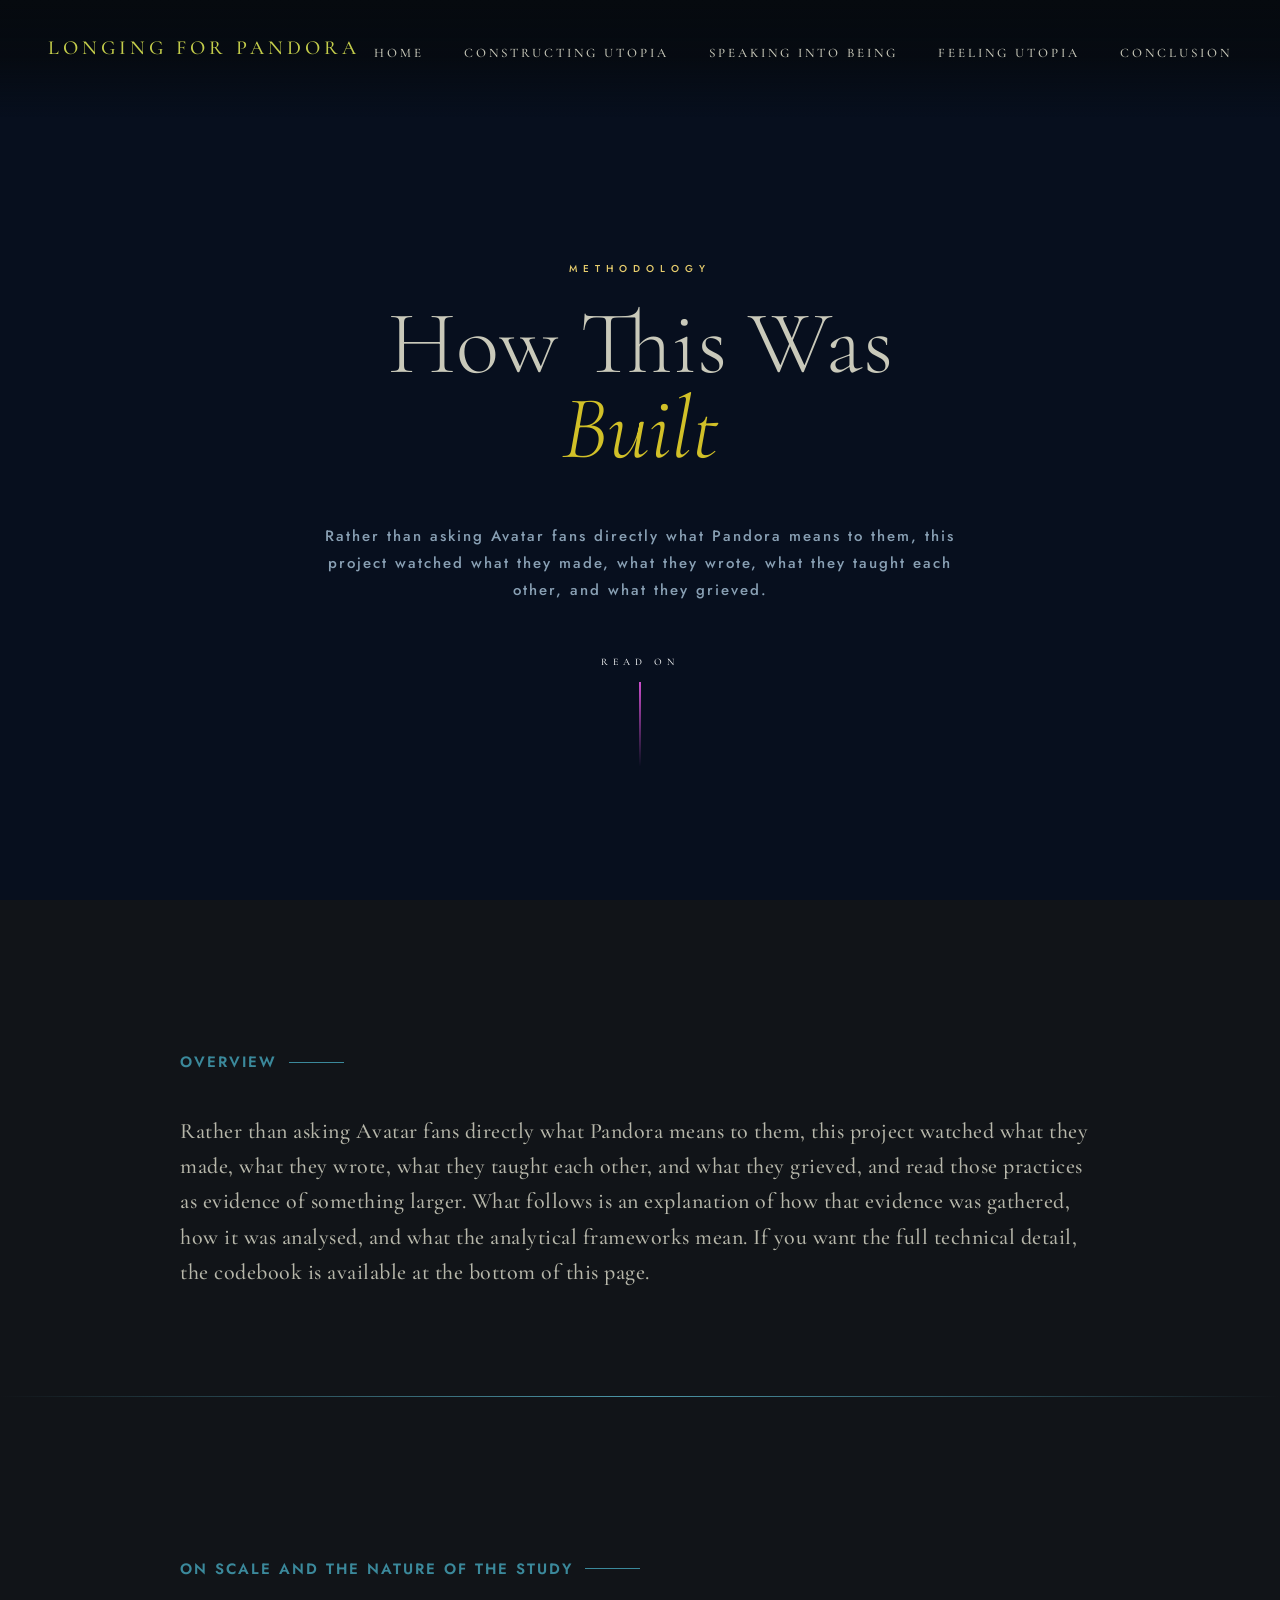
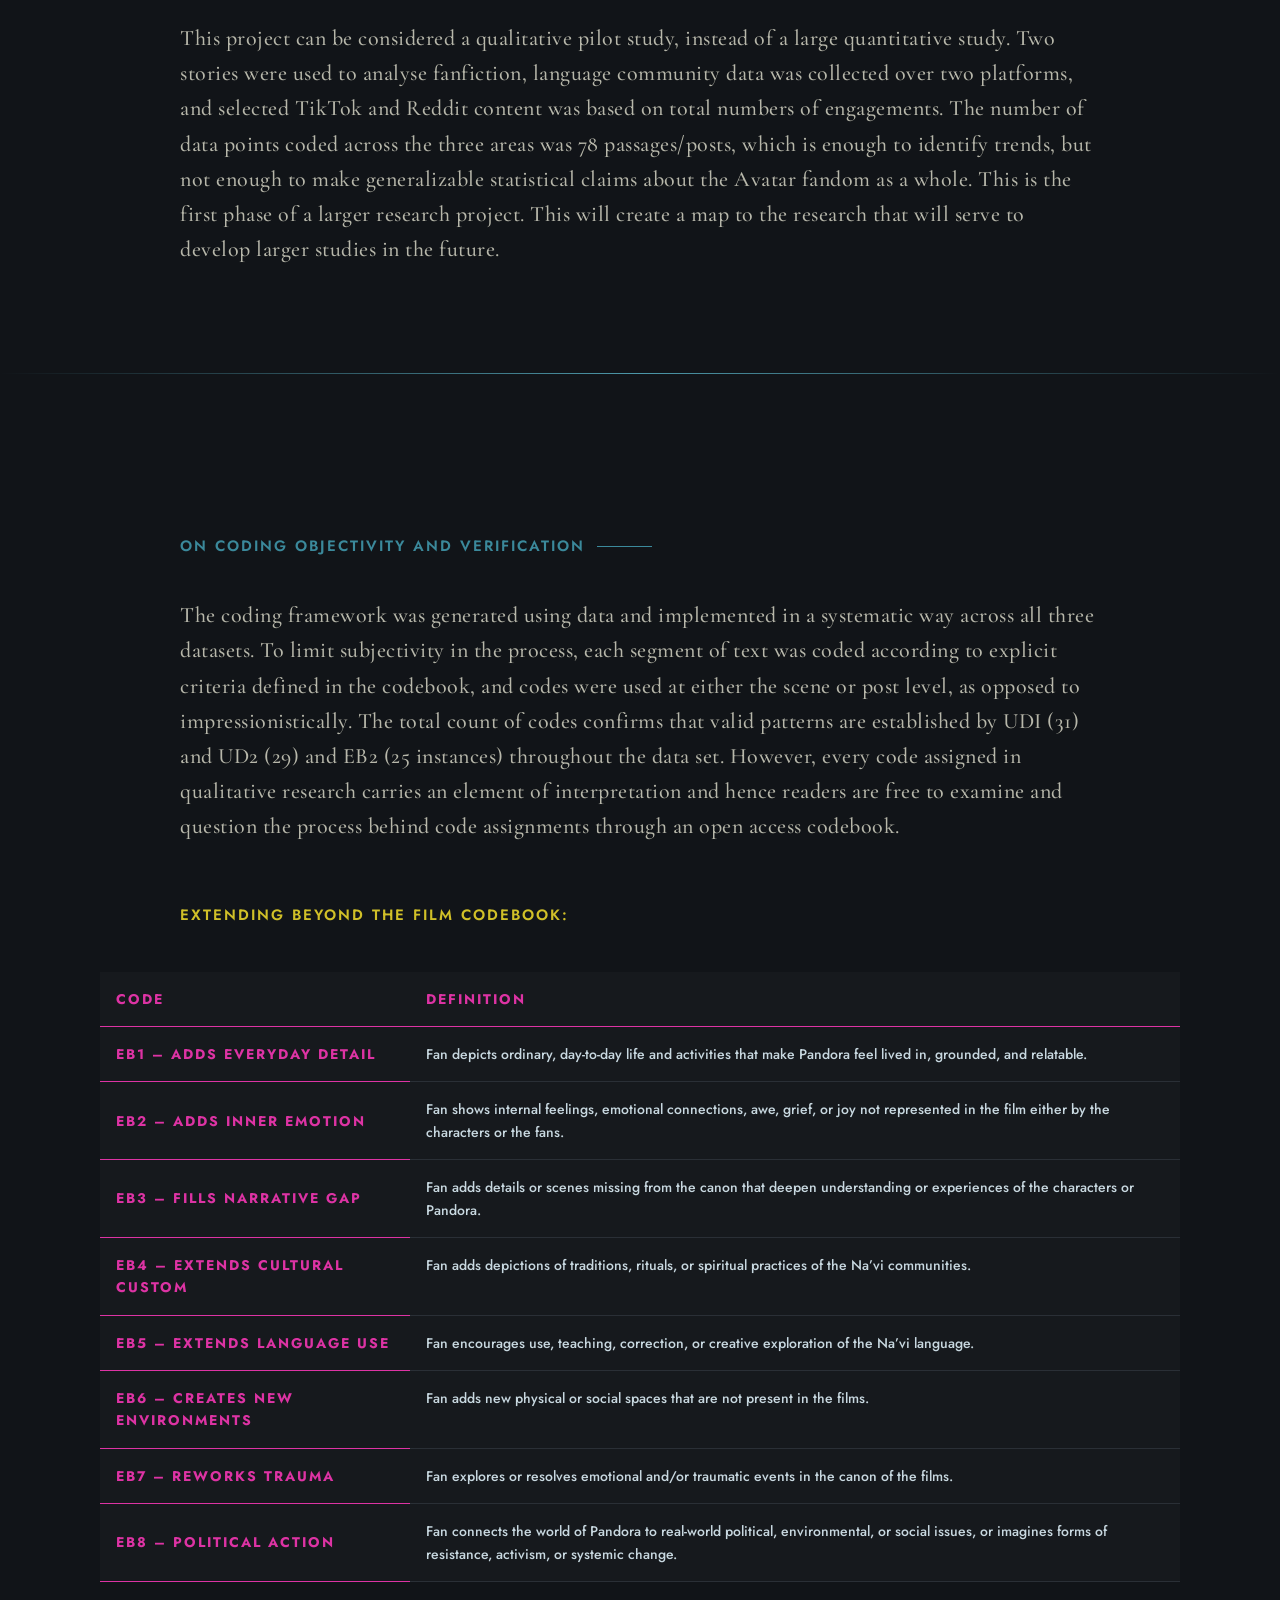
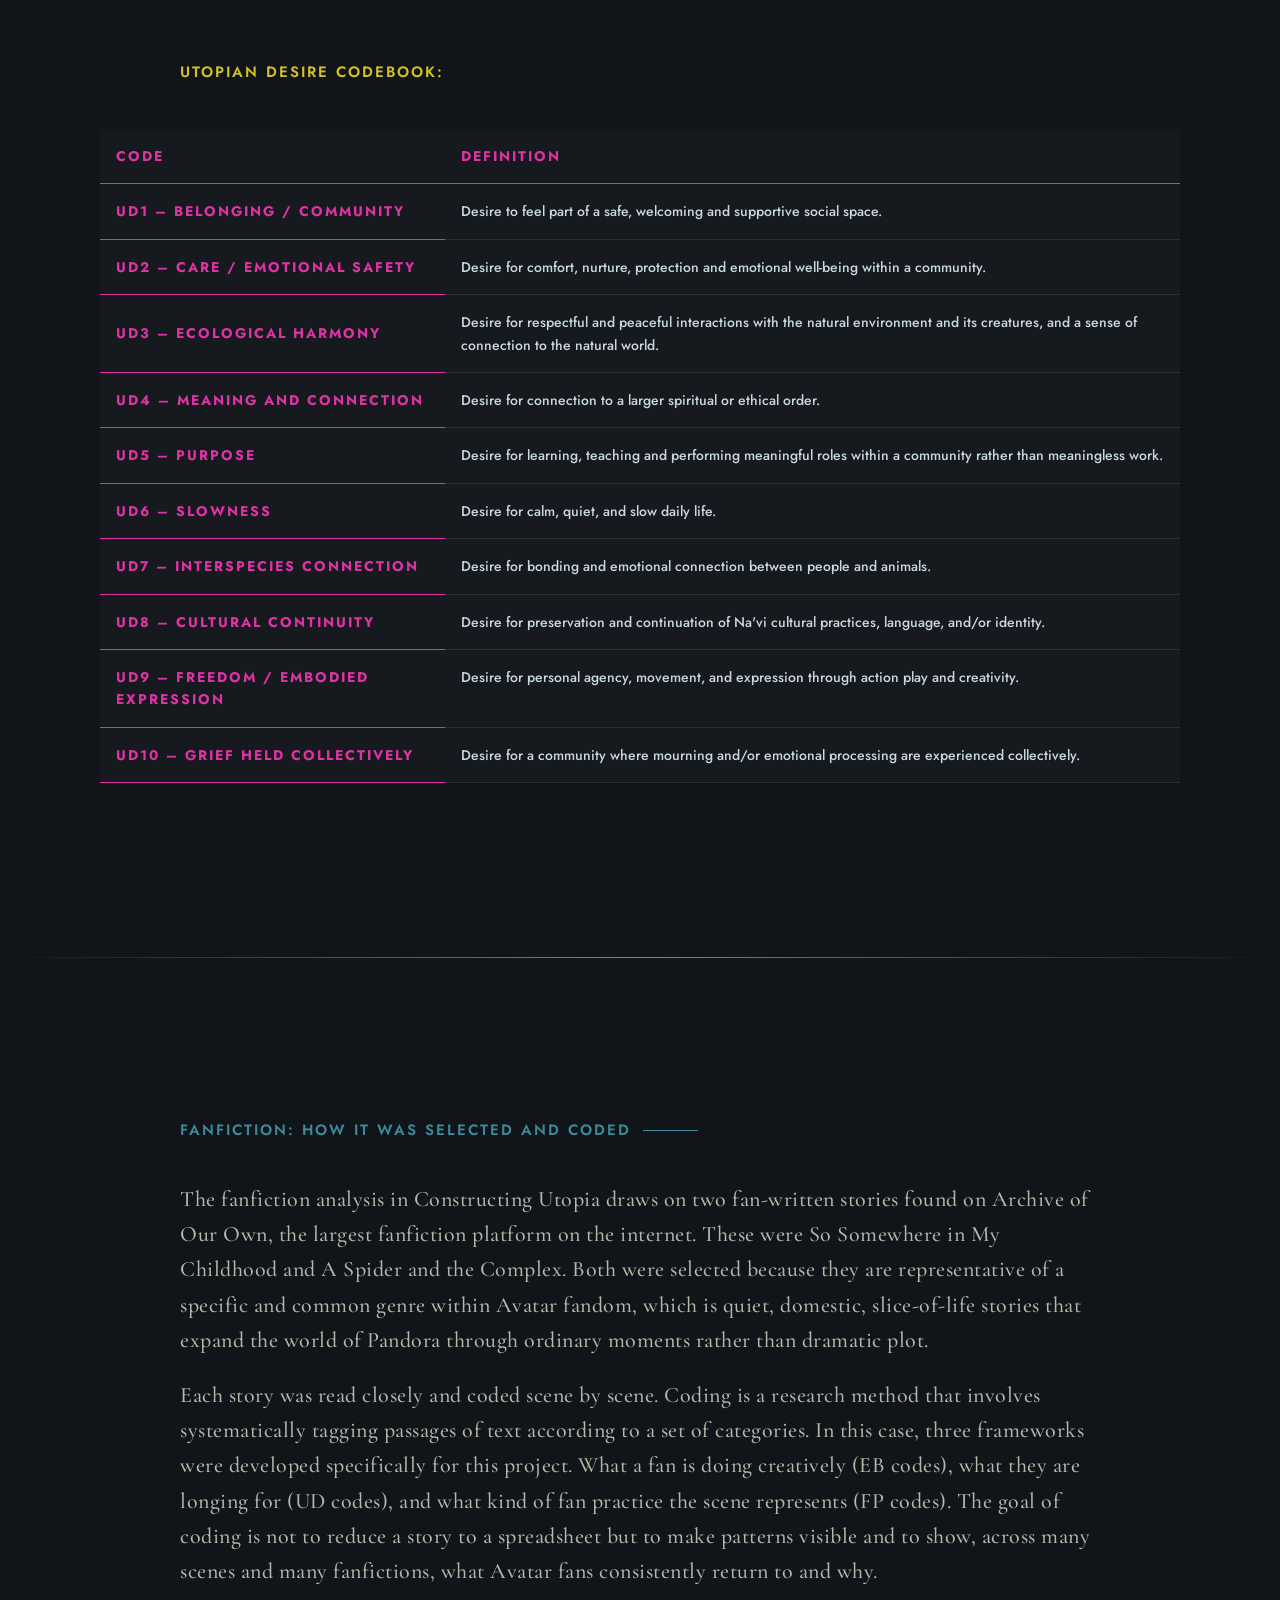
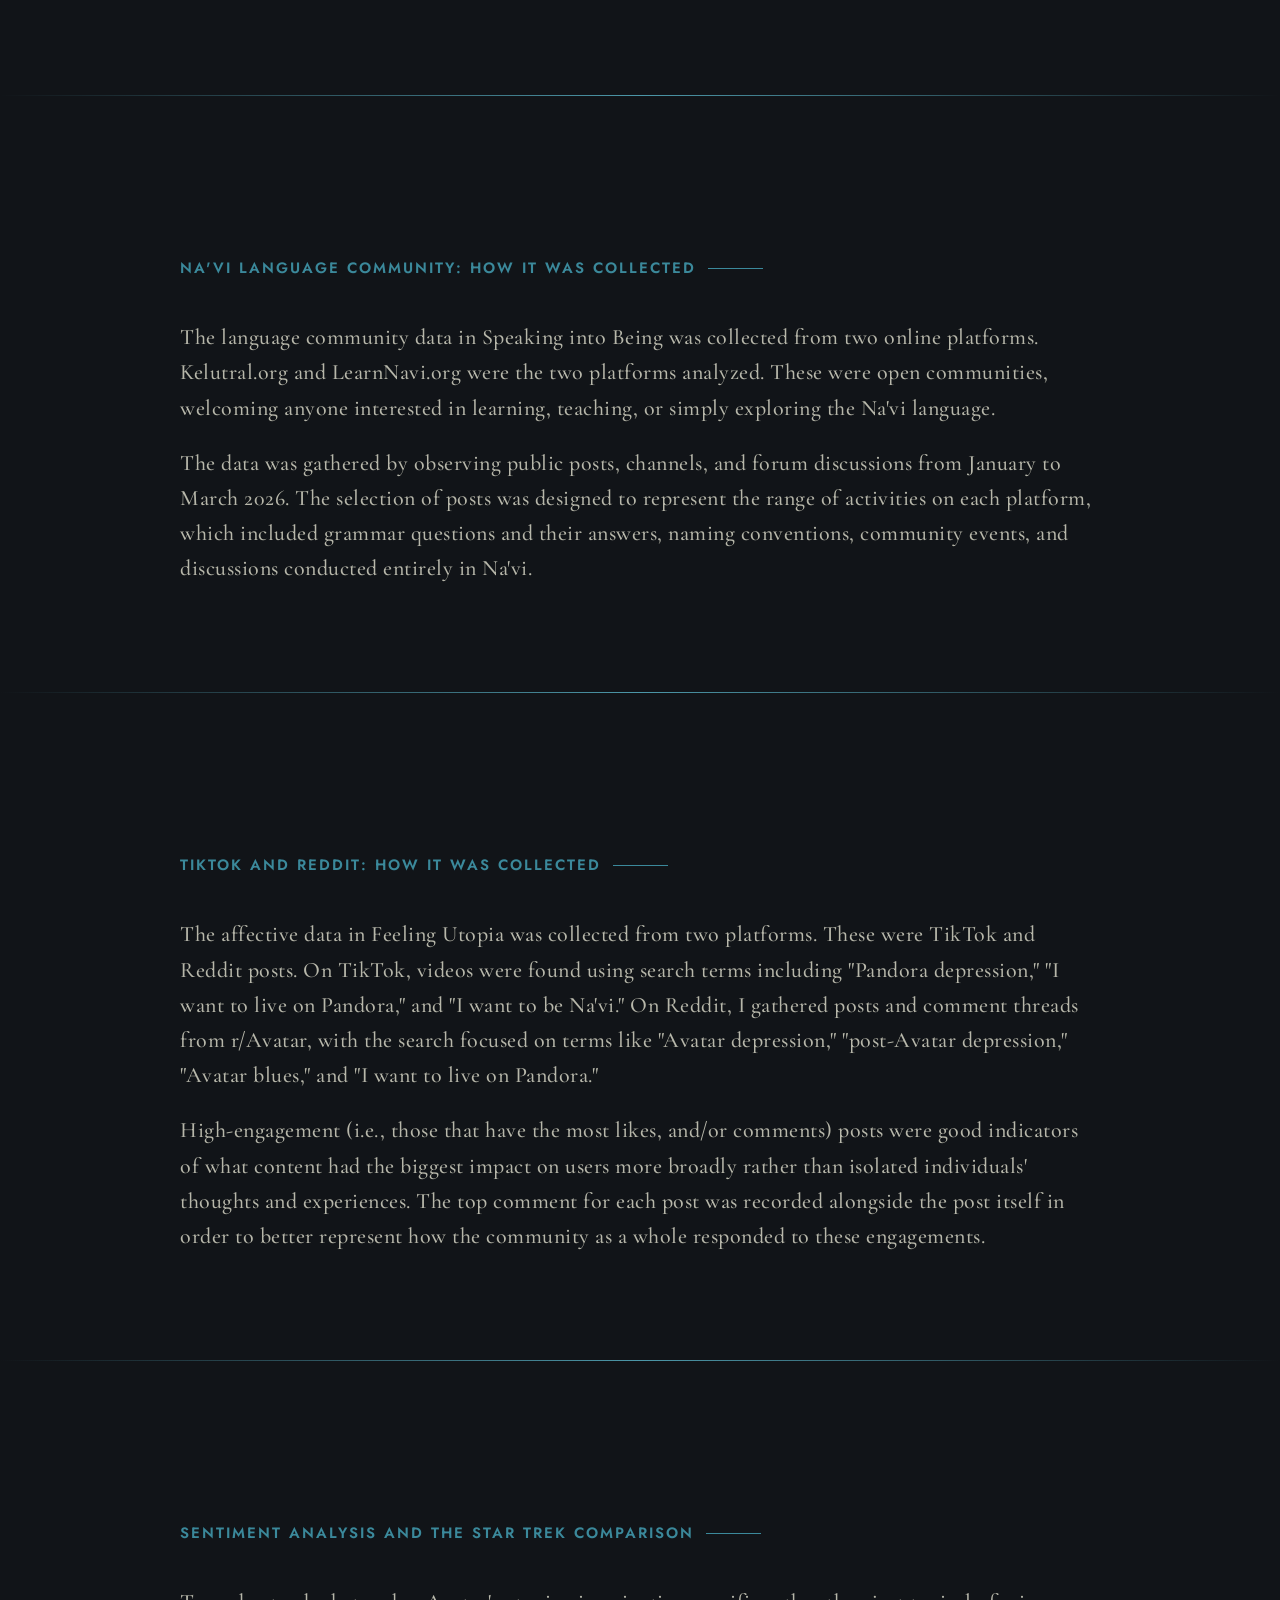
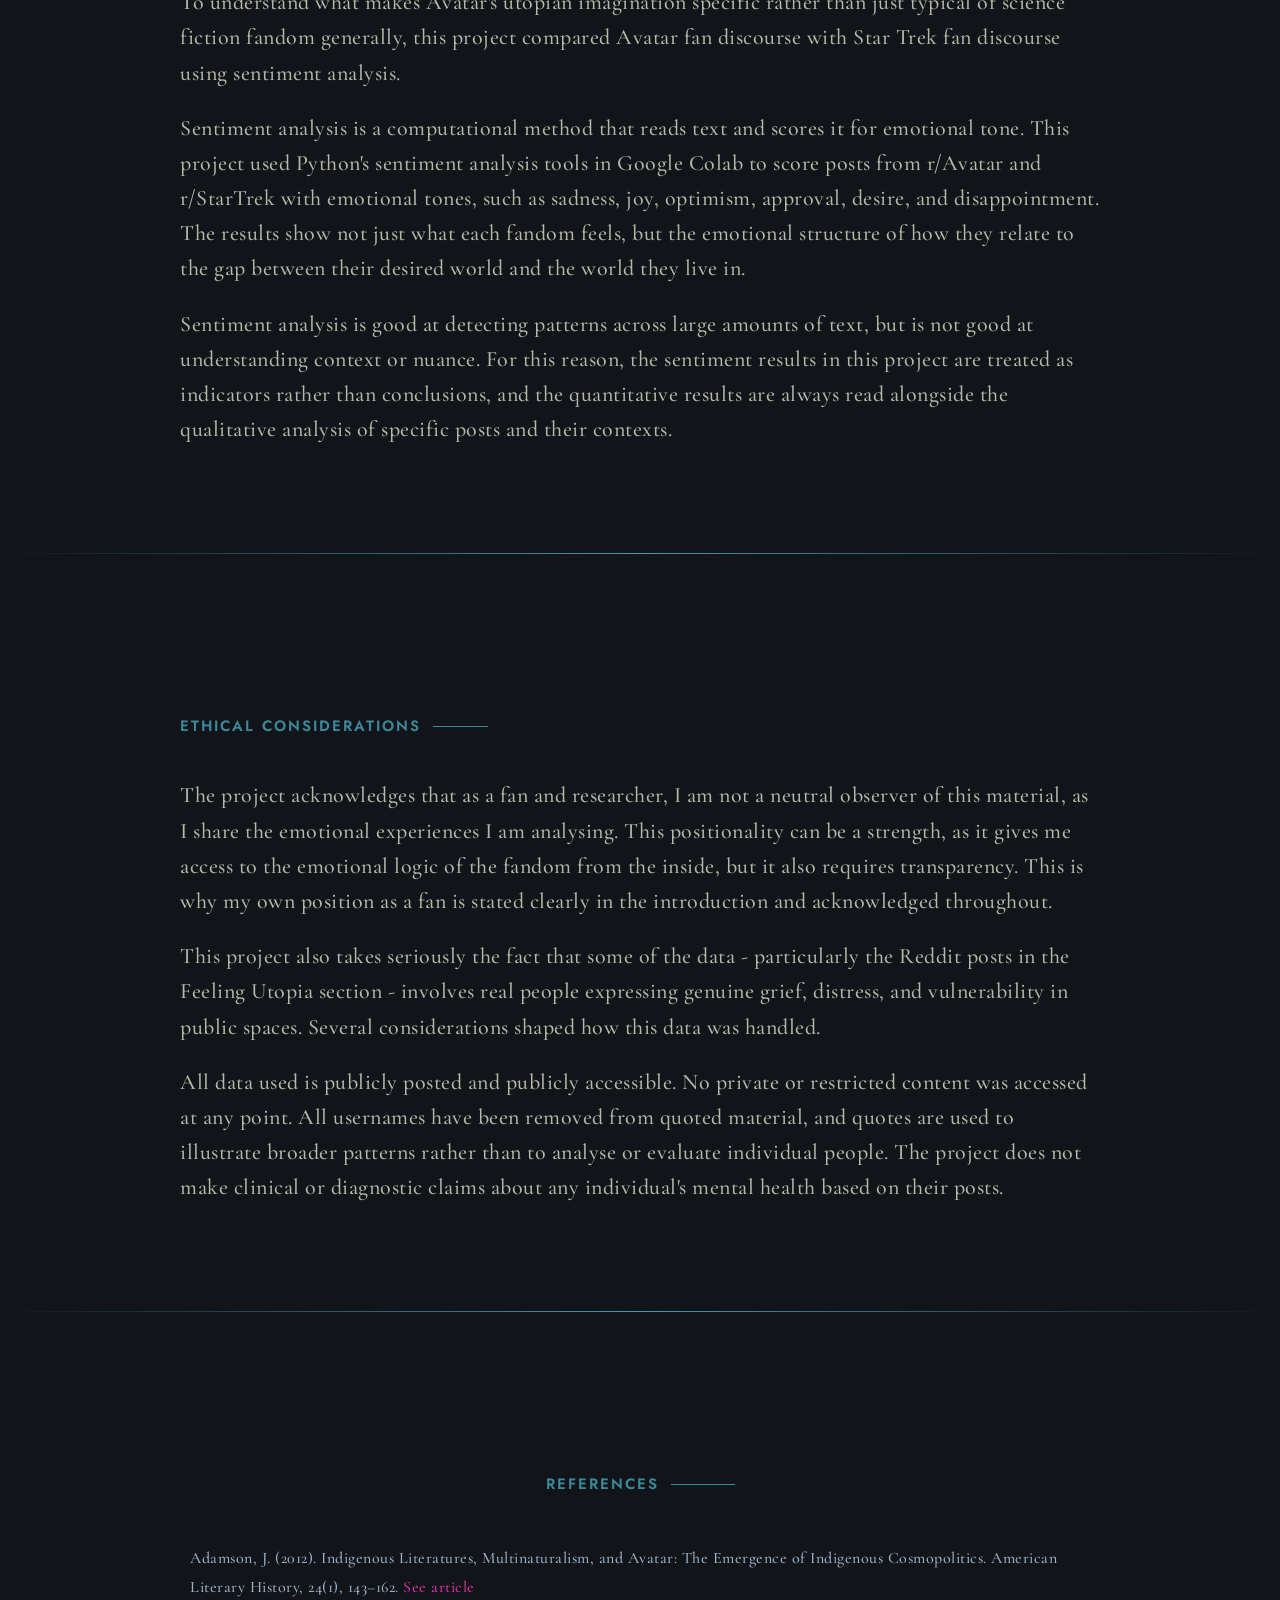
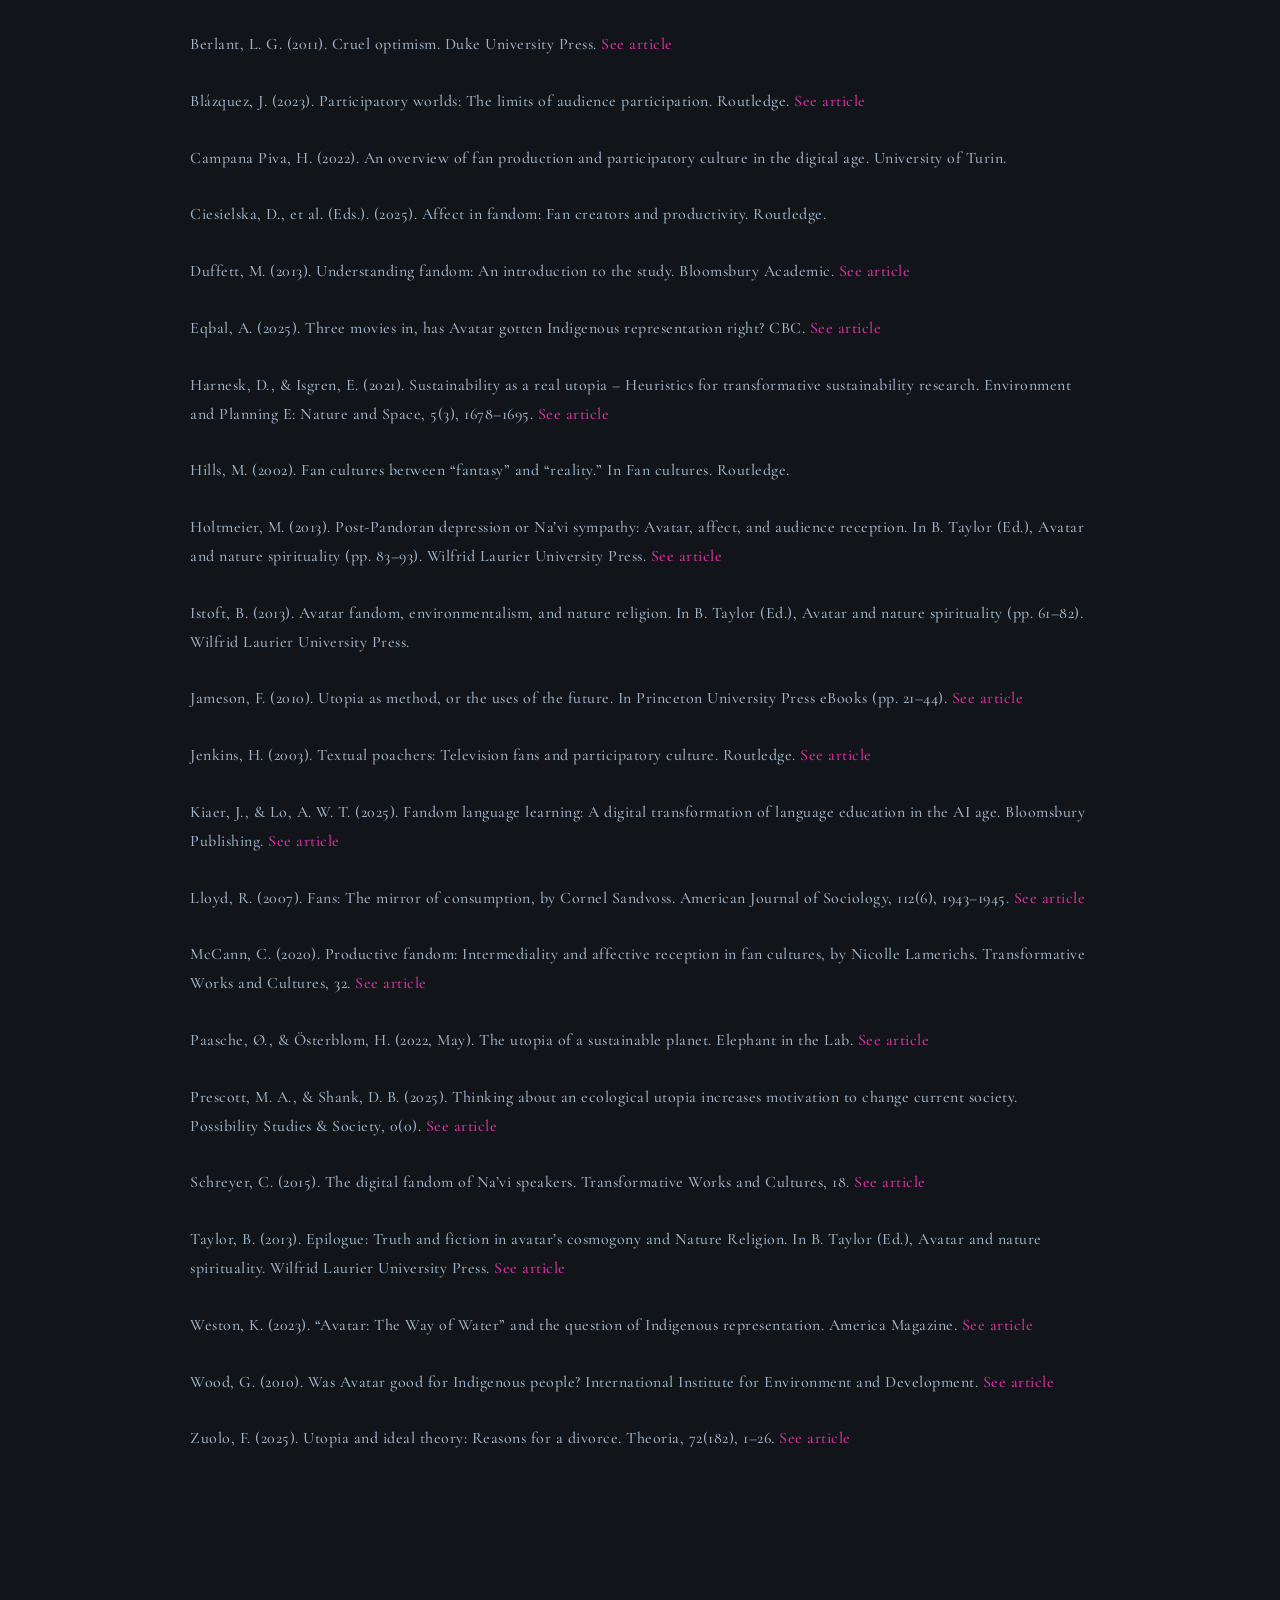
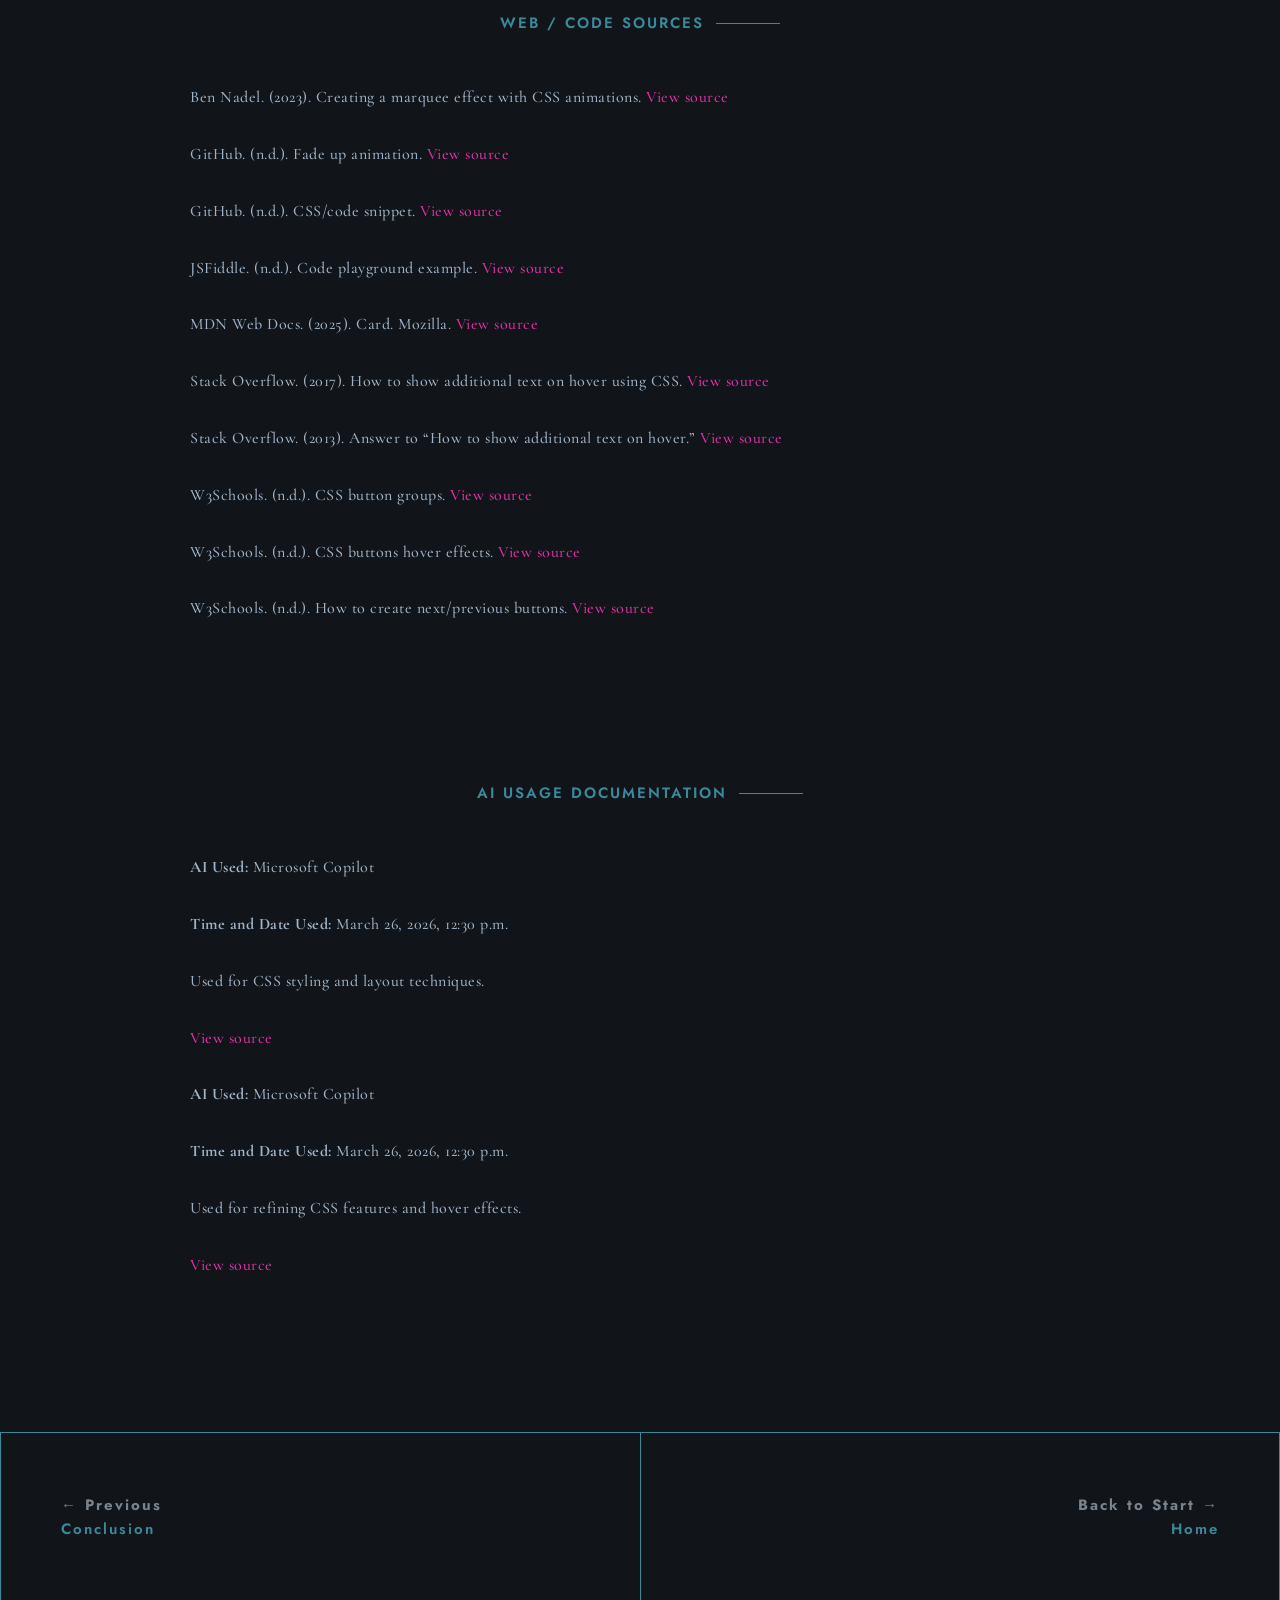
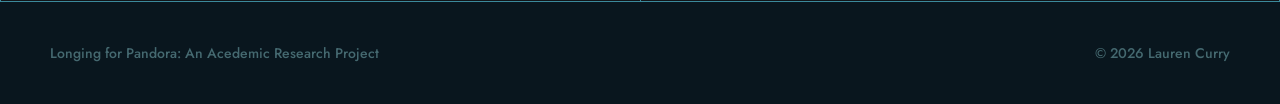
<file: methodology.html>
<!DOCTYPE html>
<html lang="en">
<head>
  <meta charset="UTF-8" />
  <meta name="viewport" content="width=device-width, initial-scale=1.0" />
  <title>Longing for Pandora</title>
 
  <link href="https://fonts.googleapis.com/css2?family=Cormorant+Garamond:ital,wght@0,300;0,400;1,300;1,400&family=Jost:wght@200;300;400&display=swap" rel="stylesheet">
  <link href="https://fonts.googleapis.com/css2?family=Playfair+Display:ital@1&display=swap" rel="stylesheet">
  <link rel="stylesheet" href="styles.css">
</head>
 
<body>
 
<nav>
  <div class="nav-logo">Longing for Pandora</div>

  <ul class="nav-links">
    <li><a href="index.html">Home</a></li>

    <li><a href="c-utopia.html">Constructing Utopia</a></li>

    <li><a href="speaking-into-being.html">Speaking into Being</a></li>

    <li><a href="feeling-utopia.html">Feeling Utopia</a></li>

    <li class="has-subnav">
      <a href="conclusion.html">Conclusion</a>
       <ul class="subnav">
         <li><a href="methodology.html">Methodology</a></li>
      </ul>
  </li>
</nav>
 
<section class="hero hero-color">
  <div class="hero-content">
    <p class="hero-eyebrow">Methodology</p>
    <h1 class="hero-title">
      How This Was
      <em>Built</em>
    </h1>
    <p class="hero-sub">Rather than asking Avatar fans directly what Pandora means to them, this project watched what they made, what they wrote, what they taught each other, and what they grieved.</p>
    <div class="hero-scroll">
      <span>Read on</span>
      <div class="scroll-line"></div>
    </div>
  </div>
</section>
 
<h2 class="section-heading">Overview</h2>
 
<p>Rather than asking Avatar fans directly what Pandora means to them, this project watched what they made, what they wrote, what they taught each other, and what they grieved, and read those practices as evidence of something larger. What follows is an explanation of how that evidence was gathered, how it was analysed, and what the analytical frameworks mean. If you want the full technical detail, the codebook is available at the bottom of this page.</p>
 
<br>
<br>

<div class="line"></div>

<h2 class="section-heading">On scale and the nature of the study</h2>
 
<p>This project can be considered a qualitative pilot study, instead of a large quantitative study. Two stories were used to analyse fanfiction, language community data was collected over two platforms, and selected TikTok and Reddit content was based on total numbers of engagements. The number of data points coded across the three areas was 78 passages/posts, which is enough to identify trends, but not enough to make generalizable statistical claims about the Avatar fandom as a whole. This is the first phase of a larger research project. This will create a map to the research that will serve to develop larger studies in the future.</p>
 
<br>
<br>

<div class="line"></div>

<h2 class="section-heading">On coding objectivity and verification</h2>
 
<p>The coding framework was generated using data and implemented in a systematic way across all three datasets. To limit subjectivity in the process, each segment of text was coded according to explicit criteria defined in the codebook, and codes were used at either the scene or post level, as opposed to impressionistically. The total count of codes confirms that valid patterns are established by UDI (31) and UD2 (29) and EB2 (25 instances) throughout the data set. However, every code assigned in qualitative research carries an element of interpretation and hence readers are free to examine and question the process behind code assignments through an open access codebook.</p>
 
<br>

<h2 class="qoute-heading-top">Extending Beyond the Film Codebook:</h2>

<div class="table-wrapper">
  <table class="data-table">
    <thead>
      <tr>
        <th>Code</th>
        <th>Definition</th>
      </tr>
    </thead>
    <tbody>
      <tr>
        <th scope="row">EB1 – Adds Everyday Detail</th>
        <td>Fan depicts ordinary, day‑to‑day life and activities that make Pandora feel lived in, grounded, and relatable.</td>
      </tr>
      <tr>
        <th scope="row">EB2 – Adds Inner Emotion</th>
        <td>Fan shows internal feelings, emotional connections, awe, grief, or joy not represented in the film either by the characters or the fans.</td>
      </tr>
      <tr>
        <th scope="row">EB3 – Fills Narrative Gap</th>
        <td>Fan adds details or scenes missing from the canon that deepen understanding or experiences of the characters or Pandora.</td>
      </tr>
      <tr>
        <th scope="row">EB4 – Extends Cultural Custom</th>
        <td>Fan adds depictions of traditions, rituals, or spiritual practices of the Na’vi communities.</td>
      </tr>
      <tr>
        <th scope="row">EB5 – Extends Language Use</th>
        <td>Fan encourages use, teaching, correction, or creative exploration of the Na’vi language.</td>
      </tr>
      <tr>
        <th scope="row">EB6 – Creates New Environments</th>
        <td>Fan adds new physical or social spaces that are not present in the films.</td>
      </tr>
      <tr>
        <th scope="row">EB7 – Reworks Trauma</th>
        <td>Fan explores or resolves emotional and/or traumatic events in the canon of the films.</td>
      </tr>
      <tr>
        <th scope="row">EB8 – Political Action</th>
        <td>Fan connects the world of Pandora to real‑world political, environmental, or social issues, or imagines forms of resistance, activism, or systemic change.</td>
      </tr>
    </tbody>
  </table>
</div>

<br>
  <h2 class="qoute-heading-top">Utopian Desire Codebook:</h2>

<div class="table-wrapper">
  <table class="data-table">
    <thead>
      <tr>
        <th>Code</th>
        <th>Definition</th>
      </tr>
    </thead>
    <tbody>
      <tr>
        <th scope="row">UD1 – Belonging / Community</th>
        <td>Desire to feel part of a safe, welcoming and supportive social space.</td>
      </tr>
      <tr>
        <th scope="row">UD2 – Care / Emotional Safety</th>
        <td>Desire for comfort, nurture, protection and emotional well-being within a community.</td>
      </tr>
      <tr>
        <th scope="row">UD3 – Ecological Harmony</th>
        <td>Desire for respectful and peaceful interactions with the natural environment and its creatures, and a sense of connection to the natural world.</td>
      </tr>
      <tr>
        <th scope="row">UD4 – Meaning and Connection</th>
        <td>Desire for connection to a larger spiritual or ethical order.</td>
      </tr>
      <tr>
        <th scope="row">UD5 – Purpose</th>
        <td>Desire for learning, teaching and performing meaningful roles within a community rather than meaningless work.</td>
      </tr>
      <tr>
        <th scope="row">UD6 – Slowness</th>
        <td>Desire for calm, quiet, and slow daily life.</td>
      </tr>
      <tr>
        <th scope="row">UD7 – Interspecies Connection</th>
        <td>Desire for bonding and emotional connection between people and animals.</td>
      </tr>
      <tr>
        <th scope="row">UD8 – Cultural Continuity</th>
        <td>Desire for preservation and continuation of Na'vi cultural practices, language, and/or identity.</td>
      </tr>
      <tr>
        <th scope="row">UD9 – Freedom / Embodied Expression</th>
        <td>Desire for personal agency, movement, and expression through action play and creativity.</td>
      </tr>
      <tr>
        <th scope="row">UD10 – Grief Held Collectively</th>
        <td>Desire for a community where mourning and/or emotional processing are experienced collectively.</td>
      </tr>
    </tbody>
  </table>
</div>

<br>
<br>
<br>
  
<div class="line"></div>

<h2 class="section-heading">Fanfiction: how it was selected and coded</h2>
 
<p>The fanfiction analysis in Constructing Utopia draws on two fan-written stories found on Archive of Our Own, the largest fanfiction platform on the internet. These were So Somewhere in My Childhood and A Spider and the Complex. Both were selected because they are representative of a specific and common genre within Avatar fandom, which is quiet, domestic, slice-of-life stories that expand the world of Pandora through ordinary moments rather than dramatic plot.</p>
 
<p>Each story was read closely and coded scene by scene. Coding is a research method that involves systematically tagging passages of text according to a set of categories. In this case, three frameworks were developed specifically for this project. What a fan is doing creatively (EB codes), what they are longing for (UD codes), and what kind of fan practice the scene represents (FP codes). The goal of coding is not to reduce a story to a spreadsheet but to make patterns visible and to show, across many scenes and many fanfictions, what Avatar fans consistently return to and why.</p>
 
<br>
<br>

<div class="line"></div>

<h2 class="section-heading">Na'vi language community: how it was collected</h2>
 
<p>The language community data in Speaking into Being was collected from two online platforms. Kelutral.org and LearnNavi.org were the two platforms analyzed. These were open communities, welcoming anyone interested in learning, teaching, or simply exploring the Na'vi language.</p>
 
<p>The data was gathered by observing public posts, channels, and forum discussions from January to March 2026. The selection of posts was designed to represent the range of activities on each platform, which included grammar questions and their answers, naming conventions, community events, and discussions conducted entirely in Na'vi.</p>
 
<br>
<br>

<div class="line"></div>

<h2 class="section-heading">TikTok and Reddit: how it was collected</h2>
 
<p>The affective data in Feeling Utopia was collected from two platforms. These were TikTok and Reddit posts. On TikTok, videos were found using search terms including "Pandora depression," "I want to live on Pandora," and "I want to be Na'vi." On Reddit, I gathered posts and comment threads from r/Avatar, with the search focused on terms like "Avatar depression," "post-Avatar depression," "Avatar blues," and "I want to live on Pandora."</p>
 
<p>High-engagement (i.e., those that have the most likes, and/or comments) posts were good indicators of what content had the biggest impact on users more broadly rather than isolated individuals' thoughts and experiences. The top comment for each post was recorded alongside the post itself in order to better represent how the community as a whole responded to these engagements.</p>
 
<br>
<br>

<div class="line"></div>

<h2 class="section-heading">Sentiment analysis and the Star Trek comparison</h2>
 
<p>To understand what makes Avatar's utopian imagination specific rather than just typical of science fiction fandom generally, this project compared Avatar fan discourse with Star Trek fan discourse using sentiment analysis.</p>
 
<p>Sentiment analysis is a computational method that reads text and scores it for emotional tone. This project used Python's sentiment analysis tools in Google Colab to score posts from r/Avatar and r/StarTrek with emotional tones, such as sadness, joy, optimism, approval, desire, and disappointment. The results show not just what each fandom feels, but the emotional structure of how they relate to the gap between their desired world and the world they live in.</p>
 
<p>Sentiment analysis is good at detecting patterns across large amounts of text, but is not good at understanding context or nuance. For this reason, the sentiment results in this project are treated as indicators rather than conclusions, and the quantitative results are always read alongside the qualitative analysis of specific posts and their contexts.</p>
 
<br>
<br>

<div class="line"></div>

<h2 class="section-heading">Ethical considerations</h2>
 
<p>The project acknowledges that as a fan and researcher, I am not a neutral observer of this material, as I share the emotional experiences I am analysing. This positionality can be a strength, as it gives me access to the emotional logic of the fandom from the inside, but it also requires transparency. This is why my own position as a fan is stated clearly in the introduction and acknowledged throughout.</p>
 
<p>This project also takes seriously the fact that some of the data - particularly the Reddit posts in the Feeling Utopia section - involves real people expressing genuine grief, distress, and vulnerability in public spaces. Several considerations shaped how this data was handled.</p>
 
<p>All data used is publicly posted and publicly accessible. No private or restricted content was accessed at any point. All usernames have been removed from quoted material, and quotes are used to illustrate broader patterns rather than to analyse or evaluate individual people. The project does not make clinical or diagnostic claims about any individual's mental health based on their posts.</p>

<br>
<br>

<div class="line"></div>

  <h2 class="section-heading-center">References</h2>

  <div class="references-text">

    <p>Adamson, J. (2012). Indigenous Literatures, Multinaturalism, and Avatar: The Emergence of Indigenous Cosmopolitics. American Literary History, 24(1), 143–162. 
    <a href="http://www.jstor.org/stable/41329631" target="_blank" class="citation-link">See article</a></p>

    <p>Berlant, L. G. (2011). Cruel optimism. Duke University Press. 
    <a href="https://books-scholarsportal-info.us1.proxy.openathens.net/en/read?id=/ebooks/ebooks0/duke/2012-01-06/1/9780822394716#page=19" target="_blank" class="citation-link">See article</a></p>

    <p>Blázquez, J. (2023). Participatory worlds: The limits of audience participation. Routledge. 
    <a href="https://doi.org/10.4324/9781003047346" target="_blank" class="citation-link">See article</a></p>

    <p>Campana Piva, H. (2022). An overview of fan production and participatory culture in the digital age. University of Turin.</p>

    <p>Ciesielska, D., et al. (Eds.). (2025). Affect in fandom: Fan creators and productivity. Routledge.</p>

    <p>Duffett, M. (2013). Understanding fandom: An introduction to the study. Bloomsbury Academic. 
    <a href="https://doi.org/10.5040/9781501388354" target="_blank" class="citation-link">See article</a></p>

    <p>Eqbal, A. (2025). Three movies in, has Avatar gotten Indigenous representation right? CBC. 
    <a href="https://www.cbc.ca/arts/commotion/avatar-fire-and-ash-indigenous-representation-franchise-9.7013298" target="_blank" class="citation-link">See article</a></p>

    <p>Harnesk, D., & Isgren, E. (2021). Sustainability as a real utopia – Heuristics for transformative sustainability research. Environment and Planning E: Nature and Space, 5(3), 1678–1695. 
    <a href="https://doi.org/10.1177/25148486211018570" target="_blank" class="citation-link">See article</a></p>

    <p>Hills, M. (2002). Fan cultures between “fantasy” and “reality.” In Fan cultures. Routledge.</p>

    <p>Holtmeier, M. (2013). Post-Pandoran depression or Na’vi sympathy: Avatar, affect, and audience reception. In B. Taylor (Ed.), Avatar and nature spirituality (pp. 83–93). Wilfrid Laurier University Press. 
    <a href="https://www.degruyterbrill.com/document/doi/10.51644/9781554588800-006/html" target="_blank" class="citation-link">See article</a></p>

    <p>Istoft, B. (2013). Avatar fandom, environmentalism, and nature religion. In B. Taylor (Ed.), Avatar and nature spirituality (pp. 61–82). Wilfrid Laurier University Press.</p>

    <p>Jameson, F. (2010). Utopia as method, or the uses of the future. In Princeton University Press eBooks (pp. 21–44). 
    <a href="https://www.degruyterbrill.com/document/doi/10.1515/9781400834952.21/html" target="_blank" class="citation-link">See article</a></p>

    <p>Jenkins, H. (2003). Textual poachers: Television fans and participatory culture. Routledge. 
    <a href="https://doi.org/10.4324/9780203361913" target="_blank" class="citation-link">See article</a></p>

    <p>Kiaer, J., & Lo, A. W. T. (2025). Fandom language learning: A digital transformation of language education in the AI age. Bloomsbury Publishing. 
    <a href="https://doi.org/10.5040/9781350355439" target="_blank" class="citation-link">See article</a></p>

    <p>Lloyd, R. (2007). Fans: The mirror of consumption, by Cornel Sandvoss. American Journal of Sociology, 112(6), 1943–1945. 
    <a href="https://doi.org/10.1086/519709" target="_blank" class="citation-link">See article</a></p>

    <p>McCann, C. (2020). Productive fandom: Intermediality and affective reception in fan cultures, by Nicolle Lamerichs. Transformative Works and Cultures, 32. 
    <a href="https://doi.org/10.3983/twc.2020.1895" target="_blank" class="citation-link">See article</a></p>

    <p>Paasche, Ø., & Österblom, H. (2022, May). The utopia of a sustainable planet. Elephant in the Lab. 
    <a href="https://elephantinthelab.org/the-utopia-of-a-sustainable-planet/" target="_blank" class="citation-link">See article</a></p>

    <p>Prescott, M. A., & Shank, D. B. (2025). Thinking about an ecological utopia increases motivation to change current society. Possibility Studies & Society, 0(0). 
    <a href="https://doi.org/10.1177/27538699251327376" target="_blank" class="citation-link">See article</a></p>

    <p>Schreyer, C. (2015). The digital fandom of Na’vi speakers. Transformative Works and Cultures, 18. 
    <a href="https://doi.org/10.3983/twc.2015.0610" target="_blank" class="citation-link">See article</a></p>

    <p>Taylor, B. (2013). Epilogue: Truth and fiction in avatar’s cosmogony and Nature Religion. In B. Taylor (Ed.), Avatar and nature spirituality. Wilfrid Laurier University Press. 
    <a href="http://www.brontaylor.com/environmental_books/pdf/Taylor--Avatar_epilogue.pdf" target="_blank" class="citation-link">See article</a></p>

    <p>Weston, K. (2023). “Avatar: The Way of Water” and the question of Indigenous representation. America Magazine. 
    <a href="https://www.americamagazine.org/arts-culture/2023/01/27/avatar-native-american-representation-244603/" target="_blank" class="citation-link">See article</a></p>

    <p>Wood, G. (2010). Was Avatar good for Indigenous people? International Institute for Environment and Development. 
    <a href="https://www.iied.org/was-avatar-good-for-indigenous-people" target="_blank" class="citation-link">See article</a></p>

    <p>Zuolo, F. (2025). Utopia and ideal theory: Reasons for a divorce. Theoria, 72(182), 1–26. 
    <a href="https://www.berghahnjournals.com/view/journals/theoria/72/182/th7218201.xml" target="_blank" class="citation-link">See article</a></p>

  </div>

  <h2 class="section-heading-center">Web / Code Sources</h2>

  <div class="references-text">

    <p>Ben Nadel. (2023). Creating a marquee effect with CSS animations. 
    <a href="https://www.bennadel.com/blog/4536-creating-a-marquee-effect-with-css-animations.htm" target="_blank" class="citation-link">View source</a></p>

    <p>GitHub. (n.d.). Fade up animation. 
    <a href="https://gist.github.com/gigabeep/5665413" target="_blank" class="citation-link">View source</a></p>

    <p>GitHub. (n.d.). CSS/code snippet. 
    <a href="https://gist.github.com/marcusstephens/8341939" target="_blank" class="citation-link">View source</a></p>

    <p>JSFiddle. (n.d.). Code playground example. 
    <a href="https://jsfiddle.net/g045mwar/" target="_blank" class="citation-link">View source</a></p>

    <p>MDN Web Docs. (2025). Card. Mozilla. 
    <a href="https://developer.mozilla.org/en-US/docs/Web/CSS/Layout_cookbook/Card" target="_blank" class="citation-link">View source</a></p>

    <p>Stack Overflow. (2017). How to show additional text on hover using CSS. 
    <a href="https://stackoverflow.com/questions/43320315" target="_blank" class="citation-link">View source</a></p>

    <p>Stack Overflow. (2013). Answer to “How to show additional text on hover.” 
    <a href="https://stackoverflow.com/a/15401108" target="_blank" class="citation-link">View source</a></p>

    <p>W3Schools. (n.d.). CSS button groups. 
    <a href="https://www.w3schools.com/css/css3_buttons_groups.asp" target="_blank" class="citation-link">View source</a></p>

    <p>W3Schools. (n.d.). CSS buttons hover effects. 
    <a href="https://www.w3schools.com/css/css3_buttons_hover.asp" target="_blank" class="citation-link">View source</a></p>

    <p>W3Schools. (n.d.). How to create next/previous buttons. 
    <a href="https://www.w3schools.com/howto/howto_css_next_prev.asp" target="_blank" class="citation-link">View source</a></p>

  </div>

  <h2 class="section-heading-center">AI Usage Documentation</h2>

  <div class="references-text">

    <p><strong>AI Used:</strong> Microsoft Copilot</p>
    <p><strong>Time and Date Used:</strong> March 26, 2026, 12:30 p.m.</p>
    <p>Used for CSS styling and layout techniques.</p>
    <p>
      <a href="https://copilot.microsoft.com/conversations/join/8sKrNGYQDmu6HzSB2qm7y" target="_blank" class="citation-link">View source</a>
    </p>

    <p><strong>AI Used:</strong> Microsoft Copilot</p>
    <p><strong>Time and Date Used:</strong> March 26, 2026, 12:30 p.m.</p>
    <p>Used for refining CSS features and hover effects.</p>
    <p>
      <a href="https://copilot.microsoft.com/conversations/join/deafghqBM4DENUSGEX55T" target="_blank" class="citation-link">View source</a>
    </p>

  </div>

  <br>
  <br>
  <br>
 
<div class="nav-footer-container">
  <a href="conclusion.html" class="nav-footer1 nav-footer-btn">
    <div class="nav-small-heading-btn">← Previous</div>
    <div class="nav-big-heading-btn">Conclusion</div>
  </a>

  <a href="index.html" class="nav-footer2 nav-footer-btn">
    <div class="nav-small-heading-btn">Back to Start →</div>
    <div class="nav-big-heading-btn">Home</div>
  </a>
</div>
 
<footer class="site-footer">
  <span>Longing for Pandora: An Acedemic Research Project</span>
  <span>© 2026 Lauren Curry</span>
</footer>

</body>
</html>
</file>
<file: styles.css>
* {
    margin: 0;
    padding: 0;
    box-sizing: border-box;
  }

  body {
    background: #111418;
    color: #c8d8e0;
    font-family: 'Jost', sans-serif;
    font-weight: 500;
    overflow-x: hidden;
  }

  nav {
    position: fixed;
    top: 0;
    left: 0;
    right: 0;
    padding: 24px 48px 45px;
    display: flex;
    justify-content: space-between;
    align-items: center;
    z-index: 500;
    background: linear-gradient(
    to bottom,
    #060a0fff 0%,   
    #060a0fcc 50%,  
    #060a0f00 100%  
  );
}

  .nav-logo {
    font-family: 'Cormorant Garamond', serif;
    font-size: 20px;
    letter-spacing: 4px;
    text-transform: uppercase;
    color: #c4cd4b;
  }

  .nav-links {
    display: flex;
    gap: 40px;
    list-style: none;
  }

  .nav-links a {
    font-size: 13px;
    letter-spacing: 3px;
    text-transform: uppercase;
    color: #c9c9ba;
    text-decoration: none;
  }

  .nav-links a:hover {
    color: #dd33a4;
  }

  .hero {
    display: flex;
    flex-direction: column;
    justify-content: center;
    align-items: center;
    text-align: center;
    position: relative;
    min-height: 60vh;
    max-height: 800px;
    padding-top: 20px;
  }

.hero-image {
    background-image: url("Untitled%20design.png");
    background-size: cover;
    background-position: center;
    height: 100vh;
    position: relative;
}

.hero-color {
  background-color: #070f1e;
  min-height: 100vh;  
}

  .hero-overlay {
    position: absolute;
    top: 0;
    left: 0;
    right: 0;
    bottom: 0;
    background: rgba(6, 10, 15, 0.6);
    z-index: 1;
  }

  .hero-content {
    position: relative;
    z-index: 2;
    max-width: 800px;
    padding: 32px;
    padding-top: 220px;
  }

  .hero-eyebrow {
    font-family: 'Jost', sans-serif;
    font-size: 10px;
    letter-spacing: 6px;
    text-transform: uppercase;
    color: #e7cd6d;
    margin-bottom: 24px;
    animation: fadeUp 1s ease-out forwards;
    
  }

  .hero-title {
    font-family: 'Cormorant Garamond', serif;
    font-size: clamp(48px, 7vw, 120px);
    white-space: nowrap;
    font-weight: 300;
    line-height: 0.95;
    color: #c9c9ba;
    margin-bottom: 32px;
    animation: fadeUp 1.2s ease-out forwards;
}

  .hero-title em {
    font-family: 'Cormorant Garamond', serif;
    font-weight: 300;
    font-style: italic;
    color: #d1c028;
    display: block;
    animation: fadeUp 1.4s ease-out forwards;
  }

  .hero-sub {
    font-family: 'Jost', sans-serif;
    font-size: 15px;
    letter-spacing: 2px;
    line-height: 1.8;
    color: #89a0b4;
    margin: 24px auto 0;
    animation: fadeUp 1.8s ease-out forwards;
    max-width: 700px;
    width: 90%;
  }

  .hero-sub2 {
   font-family: 'Jost', sans-serif;
   font-size: 15px;
   font-weight: bolder;
   letter-spacing: 2px;
   line-height: 1.8;
   margin: 10px auto 0; 
   color: #d1e2f1;
   max-width: 500px;
   animation: fadeUp 1.8s ease-out forwards;
}

  .hero-scroll {
    display: flex;
    flex-direction: column;
    align-items: center;
    gap: 12px;
    animation: fadeUp 2s ease-out forwards;
  }

  .hero-scroll span {
    font-size: 10px;
    letter-spacing: 5px;
    padding-top: 50px;
    text-transform: uppercase;
    color: #edeff0;
    animation: fadeUp 1s ease-out forwards;
  }


/* ---- Hero line animation --- */
  .scroll-line {
    width: 2px;
    height: 85px;
    background: linear-gradient(to bottom, #cd4ecd, transparent);
    margin-bottom: 100px;
  }

/* pulse animation */
/* Source: JSFiddle. Code Playground Example.  https://jsfiddle.net/g045mwar/ */
@keyframes pulse {
  0% {
    transform: scale(0.9);
    opacity: 0.7;		
  }
  50% {
    transform: scale(1);
    opacity: 1;	
  }	
  100% {
    transform: scale(0.9);
    opacity: 0.7;	
  }		
}

.scroll-line {
  animation: pulse 2s ease-in-out infinite;
}

/* Marquee scrolling effect */
/* Source: Ben Nadel – Creating a Marquee Effect with CSS Animations. https://www.bennadel.com/blog/4536-creating-a-marquee-effect-with-css-animations.htm */
	 .marquee {
			border: 2px solid #181e1f ;
			display: flex ;
			overflow: hidden ;
			white-space: nowrap ;
			width: 100% ;
      margin: 0 auto;
		}
		.marquee__item {
      display: flex;
      gap: 8rem;
			animation-duration: 35s ;
			animation-iteration-count: infinite ;
			animation-name: marquee-content ;
			animation-timing-function: linear ;
			padding: 80px 15px 80px 15px ;
      font-family: 'Playfair Display', serif;
      font-style: italic;
      font-size: 20px;
      letter-spacing: 4px;
      color: #629ba2;

		}
		.marquee:hover .marquee__item {
			animation-play-state: paused ;
		}

		/* BOTH of the marquee items are going to be translating left at the same time. And, once each of them has translated to -100%, they will both snap back into place, making it seem as if they are continuously scrolling. */
		@keyframes marquee-content {
			from {
				transform: translateX( 0% );
			}
			to {
				transform: translateX( -100% );
			}
		}

/* Fade-up animation */
/* Source: GitHub Gist – Fade Up Animation. https://gist.github.com/gigabeep/5665413 */
@keyframes fadeUp {
    0% {
    filter: alpha(opacity=0);
    opacity: 0;
    -webkit-transform: translateY(50%);
    -moz-transform: translateY(50%);
    -ms-transform: translateY(50%);
    -o-transform: translateY(50%);
    transform: translateY(50%);
}
100% {
    filter: alpha(opacity=100);
    opacity: 1;
    -webkit-transform: translateY(0);
    -moz-transform: translateY(0);
    -ms-transform: translateY(0);
    -o-transform: translateY(0);
    transform: translateY(0);
}
}
 
 body {
  font-family: 'Cormorant Garamond', serif;
  color: #c9c9ba;
  line-height: 1.6;
  font-size: 30px;
}

.section-heading {
  font-family: 'Jost', sans-serif;
  color: #3b899b;                
  font-size: 15px;
  letter-spacing: 2px;
  font-weight: 600;
  text-transform: uppercase;
  padding-top: 150px;
  padding-bottom: 20px;
  margin-left: 180px;
  display: flex;
  align-items: center;
  gap: 12px; 
}

.section-heading-pages {
  font-family: 'Cormorant Garamond', serif;
  color: #c9c9ba;                
  font-size: 50px;
  letter-spacing: 2px;
  font-weight: 300;
  padding-top: 150px;
  padding-bottom: 20px;
  margin-left: 180px;
  gap: 12px; 
}


.section-heading::after {
  content: "";
  width: 5%;         
  height: 1px;
  background-color: #3b899b; 
}

.section-heading-center {
  font-family: 'Jost', sans-serif;
  color: #3b899b;                
  font-size: 15px;
  letter-spacing: 2px;
  font-weight: 600;
  text-transform: uppercase;
  padding-top: 150px;
  padding-bottom: 20px;
  display: flex;
  justify-content: center;
  align-items: center;
  gap: 12px; 
}

.section-heading-center::after {
  content: "";
  width: 5%;         
  height: 1px;
  background-color: #3b899b; 
}

.section-heading-big {
  font-family: 'Cormorant Garamond', serif;
  color: #c9c9ba;
  font-size: 30px;     /* bigger text */
  letter-spacing: 3px; /* slightly wider spacing */    
  text-transform: uppercase;
  padding-top: 10px;
  padding-bottom: 10px;
  margin-left: 180px;
  display: flex;
  flex-direction: column; 
  align-items: flex-start
}

.section-heading-big-center {
  display: block; 
  text-align: center;
  font-family: 'Cormorant Garamond', serif;
  color: #c9c9ba;
  font-weight: 300;
  font-size: 35px;     
  letter-spacing: 1px; 
  padding-top: 10px;
  padding-bottom: 10px;
  margin-left: 100px;
  margin-right: 100px;
}

p {
  font-family: 'Cormorant Garamond', serif;
  color: #b7b7aa;
  font-size: 22px;
  padding-top: 20px;
  margin-left: 180px;
  margin-right: 180px;
  letter-spacing: 0.5px;
}

.p-center {
  display: block;
  text-align: center;
  font-family: 'Cormorant Garamond', serif;
  color: #9c9c9c;
  font-size: 20px;
  padding-top: 20px;
  letter-spacing: 0.5px;
  margin-left: 180px;
  margin-right: 180px;
}

.highlight {
  color: #d1c028;
  font-style: italic;
}

.highlight2 {
  color: #cd4ecd;
  font-style: italic;
}

.highlight3 {
  color: #5be8eb;
  font-style: italic;
}
 
.line {
  height: 1px; 
  margin: 10px 0px;
  background: linear-gradient(
  to left,
  transparent 0%,
  #4c97a8 50%,
  transparent 100%
);
}

.line2 {
  height: 1px;
  margin-top: auto; /* pushes it to the bottom */
  background: linear-gradient(
    to right,
    #7cc7ff,
    transparent
  );
}

.line3 {
  height: 1px; 
  margin: 250px 250px;
  margin-top: 50px;
  background: linear-gradient(
  to left,
  transparent 0%,
  #7cc7ff 50%,
  transparent 100%
);
}

.line-footer {
  height: 1px;
  margin-top: 200px;
  background-color: #1c2c3a;
}

/* ---------------- CARDS ---------------- */

/* Card layout structure */
/* Source: MDN Web Docs – Card Layout Guide. https://developer.mozilla.org/en-US/docs/Web/CSS/Layout_cookbook/Card */
.features {
  display: grid;
  grid-template-columns: repeat(auto-fit, minmax(250px, 1fr));
  gap: 20px;
  margin: 0 100px;
  padding-top: 20px;
  align-items: stretch;
}

.feature-card {
  display: flex;
  flex-direction: column;
  justify-content: space-between; 
  height: 500px; 
  padding: 50px;
  width: 100%;
}

.feature-card:hover {
  background: linear-gradient(135deg, #1e2a35, #111418);
}

.card-number {
  font-family: 'Jost', sans-serif;
  font-size: 12px;
  color: #3b899b;
  letter-spacing: 4px;
  padding-top: 50px;
}

.card-number2 {
  font-family: 'Jost', sans-serif;
  font-size: 12px;
  color: #3b899b;
  letter-spacing: 4px;
  padding-top: 50px;
}

.card-number2:hover {
  color: #6feafd;
  cursor: pointer;
}

.card-title {
  font-family: 'Cormorant Garamond', serif;
  font-size: 30px;
  padding-top: 25px;
  color: #f5f7f8;
  font-style: italic;
}

.card-content {
  font-size: 16px;
  color: #a8a89c;
  margin-top: 10px;
}

.card-link {
  text-decoration: none;
  color: inherit;
}


/* ---------------- BUTTONS ---------------- */

/* Button styling + hover effects */
/* Source: W3Schools – CSS Buttons Hover Effects. https://www.w3schools.com/css/css3_buttons_hover.asp */
.button {
  background-color: transparent;
  text-decoration: none;
  justify-content: center;
  border: 2px solid;
  padding: 14px 24px;
  font-size: 13px;
  letter-spacing: 2px;
  text-transform: uppercase;
  cursor: pointer;
  transition: all 0.2s ease;
}

/* Button grouping layout */
/* Source: W3Schools – CSS Button Groups. https://www.w3schools.com/css/css3_buttons_groups.asp */
.button-group {
  display: flex;
  justify-content: center; /* centers the row */
  gap: 30px; /* space between buttons */
  padding-top: 80px;
}

.button-group a {
  font-family: 'Jost', sans-serif;
}

/* Individual colors */
.button-full-pink {
  color: #dd33a4;
  border-color: #dd33a4;
}

.button-pink {
  color: #dd33a4;
  border-color: #dd33a4;
}

.button-full-pink-animation {
  padding-top: 20px;
  padding-bottom: 20px;
  padding-left: 40px;
  padding-right: 40px;
  color: #dd33a4;
  border-color: #dd33a4;
}


/* Hover effects */
.button-full-pink:hover {
  background-color: #dd33a4;
  color: white;
}

.button-full-pink-animation:hover {
  background-color: #dd33a4;
  color: white;
}

.button-pink:hover {
  background-color: transparent;
  border-color: #f1cef8;
  color: #f1cef8;
}

.site-footer {
  font-family: 'Jost', sans-serif;
  color: #456970;
  font-size: 14px;
  display: flex;
  justify-content: space-between;
  padding-right: 50px;
  padding-left: 50px;
  padding-top: 40px;
  padding-bottom: 40px;
  background-color: #09161e;
}

/*nav button*/
.nav-small-heading-btn {
  font-family: 'Jost', sans-serif;
  font-size: 15px;
  font-weight: bolder;
  letter-spacing: 2px;
  color: #78838e;
}

.nav-big-heading-btn {
  font-family: 'Jost', sans-serif;
  color: #3b899b;                
  font-size: 15px;
  letter-spacing: 2px;
  font-weight: 600;
}

.nav-footer-container {
  display: flex;
  width: 100%;
  gap: 0;
}

/* ---------------- NAVIGATION (NEXT/PREV STYLE IDEA) ---------------- */

/* Navigation button inspiration */
/* Source: W3Schools – Next/Previous Buttons.  https://www.w3schools.com/howto/howto_css_next_prev.asp */
.nav-footer-btn {
  text-decoration: none;
  padding-top: 60px;
  padding-bottom: 60px;
  padding-left: 60px;
  padding-right: 60px;
  border: 1px solid #3b899b;
  transition: background 0.3s ease;
  flex: 1;
}

/* remove middle double border */
.nav-footer1 {
  border-right: none;
  align-items: flex-start;
}

.nav-footer2 {
  align-items: flex-end;
  text-align: right;
}

/* hover */
.nav-footer-btn:hover {
  background: linear-gradient(135deg, #1e2a35, #111418);
}

.styled-quote {
    font-family: "Cormorant Garamond", serif;
    color: #fffff4;
    background: linear-gradient(135deg, #1e2a35, #111418);
    font-size: 24px;
    border-left: 2px solid #3b899b; 
    border-top: 2px solid #3b899b;
    padding-top: 50px;
    padding-bottom: 50px;
    padding-left: 50px;   
    padding-right: 50px;        
    margin-left: 180px;               
    margin-right: 180px;
    margin-bottom: 30px;
    font-style: italic;            
              
}

.qoute-heading {
  display:block;
  padding-top: 10px;
  font-family: 'Jost', sans-serif;
  color: #3b899b;                
  font-size: 15px;
  letter-spacing: 2px;
  font-weight: 600;
  text-transform: uppercase;
  gap: 12px; 
}

.qoute-heading-top {
  display:block;
  padding-top: 10px;
  padding-bottom: 30px;
  margin-left: 180px;
  font-family: 'Jost', sans-serif;
  color: #d1c028;                
  font-size: 15px;
  letter-spacing: 2px;
  font-weight: 600;
  text-transform: uppercase;
  gap: 12px; 
}

/* ----- quote code buttons ----- */
/* 
  QUOTE CODE BUTTONS
  These buttons display coded tags (e.g. EB2, UD1) beneath each blockquote.
  Originally built as a hover effect based on:
    - W3Schools. (n.d.). CSS button groups. https://www.w3schools.com/css/css3_buttons_groups.asp
    - W3Schools. (n.d.). CSS buttons hover effects. https://www.w3schools.com/css/css3_buttons_hover.asp
    - Stack Overflow. (2013). Answer to "How to show additional text on hover." https://stackoverflow.com/a/15401108
      (Provided the specific working solution for displaying additional text on hover 
      using CSS positioning and display properties)
    - Microsoft Copilot Conversation 1 — March 26, 2026, 12:30 p.m.
      Used for CSS styling, layout techniques, animations and structural design ideas.
      https://copilot.microsoft.com/conversations/join/8sKrNGYQDmu6HzSB2qm7y
    - Microsoft Copilot Conversation 2 — March 26, 2026, 12:30 p.m.
      Used to troubleshoot hover effects, layout adjustments, and interactive elements.
      https://copilot.microsoft.com/conversations/join/deafghqBM4DENUSGEX55T

  Later converted from hover to click-to-reveal using the native HTML <details>/<summary>
  element, which toggles the [open] attribute on click. The CSS was updated to target
  details[open] instead of :hover.
  Source: MDN Web Docs. https://developer.mozilla.org/en-US/docs/Web/HTML/Reference/Elements/details
*/

.content-wrapper-code {
  margin-left: 180px;
}

.button-container-code {
  display: flex;
  gap: 20px;
}

.button-group-code {
  position: relative;
  display: flex;
  flex-direction: column;
  align-items: flex-start;
}

.button-group-code summary.button-code {
  width: 70px;
  text-align: center;
  background-color: #181e26;
  font-size: 15px;
  font-family: 'Jost', sans-serif;
  color: #5be8eb;
  padding: 6px 0;
  border: 1px solid #2f6f7c;
  cursor: pointer;
  list-style: none;
}

.button-group-code summary.button-code:hover {
  color: #6feafd;
  border-color: #6feafd;
}

.extra-text {
  display: none;
  position: absolute;
  top: 40px;
  left: 0;
  width: 500px;
  background-color: #181e26;
  font-size: 15px;
  font-family: 'Jost', sans-serif;
  color: #c9c9ba;
  padding: 10px 14px;
  border: 1px solid #2f6f7c;
  margin-top: 10px;
  text-align: left;
  z-index: 10;
}

/* Reveal on click */
.button-group-code details[open] .extra-text {
  display: block;
}


/* table source*/
.table-wrapper {
  margin: 15px 100px 20px;
  overflow-x: auto;
}

.data-table {
  width: 100%;
  border-collapse: collapse;
  font-family: 'Jost', sans-serif;
  color: #c8d8e0;
  background: rgba(255,255,255,0.02);
  font-size: 16px
}

.data-table th {
  text-align: left;
  padding: 16px;
  font-size: 14px;
  letter-spacing: 2px;
  text-transform: uppercase;
  color: #dd33a4;
  border-bottom: 1px solid #dd33a4;
}

.data-table td {
  padding: 16px;
  vertical-align: top;
  font-size: 14px;
  line-height: 1.6;
  border-bottom: 1px solid #2a2f36;
}

.data-table tr:hover {
  background: linear-gradient(135deg, #1e2a35, #111418);
}

/* for conclusion */
/* Source: W3Schools – Subnavigation. https://www.w3schools.com/howto/howto_css_subnav.asp */
.has-subnav {
  position: relative;
}

.subnav {
  list-style: none;
  position: absolute;
  top: 100%;
  left: 0;
  display: none;
  background: #111;
  padding: 10px 0;
  min-width: 180px;
  text-align: center;
}

.subnav li a {
  display: block;
  padding: 10px 15px;
  white-space: nowrap;
}

.has-subnav:hover .subnav {
  display: block;
}

/* --- citations links --- */
.citation-link {
  color: #dd33a4;
  text-decoration: none;
}

.citation-link:visited {
  color: #dd33a4; 
}

.citation-link:hover {
  text-decoration: underline;
}

/* ----- citaion styles ---- */
.references-section {
  padding: 80px 120px;
  background: #09161e;
}

.references-text {
  max-width: 900px;
  margin: 0 auto;
}

.references-text p {
  font-size: 16px;
  line-height: 1.8;
  margin: 8px 0;
  color: #9fb3c8;
}

/* coding for table tags and section labels */
    .section-title {
      font-family: 'Jost', sans-serif;
      font-size: 11px;
      letter-spacing: 3px;
      text-transform: uppercase;
      color: #dd33a4;
      margin: 30px 100px 12px;
    }
    .tag {
      display: inline-block;
      font-size: 11px;
      letter-spacing: 0.5px;
      padding: 2px 7px;
      border-radius: 3px;
      margin: 2px 2px 2px 0;
      white-space: nowrap;
    }

    .tag-eb { 
		background: rgba(221,51,164,0.12); 
		color: #dd33a4; 
		border: 1px solid rgba(221,51,164,0.3); 
	}

    .tag-ud {
		background: rgba(51,160,221,0.1); 
		color: #5bbde0; border: 1px solid rgba(51,160,221,0.25); 
	}

    .num { 
		color: #dd33a4; 
		font-size: 12px; 
		font-weight: 500; 
	}

    .quote-cell { 
		font-style: italic; 
		color: #a0b8c4; 
		max-width: 260px; 
	}

    .chapter-cell { 
		color: #7a9aaa; 
		font-size: 12px;
	}

/* ----- collapsable table style 
Source: W3Schools: Collapsable Table. – https://www.w3schools.com/howto/howto_js_collapsible.asp */

.collapsible {
  background-color: #111418;
  cursor: pointer;
  padding: 16px 100px;
  width: 100%;
  border: none;              /* removes all borders */
  text-align: center;  
  text-align: left;
  outline: none;

  font-family: 'Jost', sans-serif;
  font-size: 13px;
  letter-spacing: 2px;
  text-transform: uppercase;
  color: #c8d8e0;

  transition: all 0.25s ease;
}

/* Hover */
.collapsible:hover {
  background-color: #1e2a35;
  color: #5be8eb;
}

.collapsible.active {
  background-color: #1e2a35;
  color: #5be8eb;
}

.collapsible::after {
  content: "+";
  float: right;
  font-size: 16px;
  color: #5be8eb;
  transition: transform 0.2s ease;
}

.collapsible.active::after {
  content: "–";
}

.content {
  max-height: 0;
  overflow: hidden;
  transition: max-height 0.3s ease;
}


/* graphs for sentiment analysis */

.emotion-list  { 
  margin-bottom: 28px; 
}

.desire-list   { 
  margin-bottom: 28px;
 }
 
.emotion-row,
.desire-row {
  display: flex;
  align-items: center;
  gap: 12px;
  margin-bottom: 14px;
}
 
/* Rank number */
.emotion-rank {
  font-family: 'Jost', sans-serif;
  font-size: 14px;
  letter-spacing: 1px;
  color: #456970;
  width: 18px;
  text-align: right;
  flex-shrink: 0;
}
 
/* Emotion / desire name */
.emotion-label,
.desire-label {
  font-family: 'Jost', sans-serif;
  font-size: 15px;
  letter-spacing: 0.5px;
  color: #b1b1a4;
  width: 185px;
  flex-shrink: 0;
}
 
/* bluish-grey background track */
.emotion-bar-bg,
.desire-bar-bg {
  flex: 1;
  height: 4px;
  background: #1e2c35;
  border-radius: 2px;
}
 
 
/* Score / post count on the right */
.emotion-score,
.desire-count {
  font-family: 'Jost', sans-serif;
  font-size: 14px;
  letter-spacing: 1px;
  color: #80b2bc;
  min-width: 52px;
  text-align: right;
  flex-shrink: 0;
}
 
 
/* ---- Bar fill colours ---- */
.emotion-fill-admire,
.emotion-fill-sadness,
.emotion-fill-disappoint,
.desire-fill-pink   { 
  background: #9e258c;
}

.bar-avatar-ecology,
.bar-avatar-activism,
.emotion-fill-neutral,
.emotion-fill-approval  { 
  background: #d17ac4;
}

/* Coloured fill on top of the track */
.emotion-bar-fill,
.desire-bar-fill {
  height: 4px;
  border-radius: 2px;
}
 
/* ---- Bar widths (% of max score) ---- 
Source: Bootstrap. (n.d.). Sizing utilities. https://getbootstrap.com/docs/4.1/utilities/sizing/ */
 
/* Avatar — emotion bars */
.bar-avatar-admiration     { width: 26%; }   /* score 0.09 */
.bar-avatar-disappointment { width: 29%; }   /* score 0.10 */
.bar-avatar-sadness        { width: 40%; }   /* score 0.14 */
.bar-avatar-approval       { width: 49%; }   /* score 0.17 */
.bar-avatar-neutral        { width: 80%; }   /* score 0.28 */
 
/* Avatar — desire bars */
.bar-avatar-pandora        { width: 33%; }   /* 2 posts */
.bar-avatar-refuge         { width: 50%; }   /* 3 posts */
.bar-avatar-pragmatic      { width: 50%; }   /* 3 posts */
.bar-avatar-activism       { width: 67%; }   /* 4 posts */
.bar-avatar-ecology        { width: 100%; }  /* 6 posts — max */
 
/* Star Trek — emotion bars */
.bar-trek-disappointment   { width: 23%; }   /* score 0.08 */
.bar-trek-optimism         { width: 26%; }   /* score 0.09 */
.bar-trek-joy              { width: 31%; }   /* score 0.11 */
.bar-trek-approval         { width: 69%; }   /* score 0.24 */
.bar-trek-neutral          { width: 83%; }   /* score 0.29 */
 
/* Star Trek — desire bars */
.bar-trek-progressive      { width: 50%; }   /* 3 posts */
.bar-trek-tech             { width: 50%; }   /* 3 posts */
.bar-trek-belonging        { width: 67%; }   /* 4 posts */
.bar-trek-postscarcity     { width: 83%; }   /* 5 posts */
.bar-trek-humanity         { width: 100%; }  /* 6 posts — max */
 
 
/* ---- Fandom grid card overrides ---- */
/* Removes fixed 500px height from feature.card so cards grow with their content */
.fandom-grid .feature-card {
  height: auto;
  justify-content: flex-start;
  padding: 40px;
  border: 1px solid #1e2c35;
}
 
/* Remove hover background effect from feature card */
.fandom-grid .feature-card:hover {
  background: none;
}


ul.data-list {
  list-style: none;
  padding: 0;
  margin: 0.5rem 180px;
  font-size: 20px;
}

ul.data-list li {
  padding: 0.6rem 0;
}

ul.data-list li:last-child {
  border-bottom: none;
}

ul.data-list li strong {
  font-weight: 700;
}

 /* ---------------- ADDITIONAL CODE REFERENCES ---------------- */

/* General CSS snippets / inspiration */
/* Source: GitHub Gist
   https://gist.github.com/marcusstephens/8341939 */
</file>
